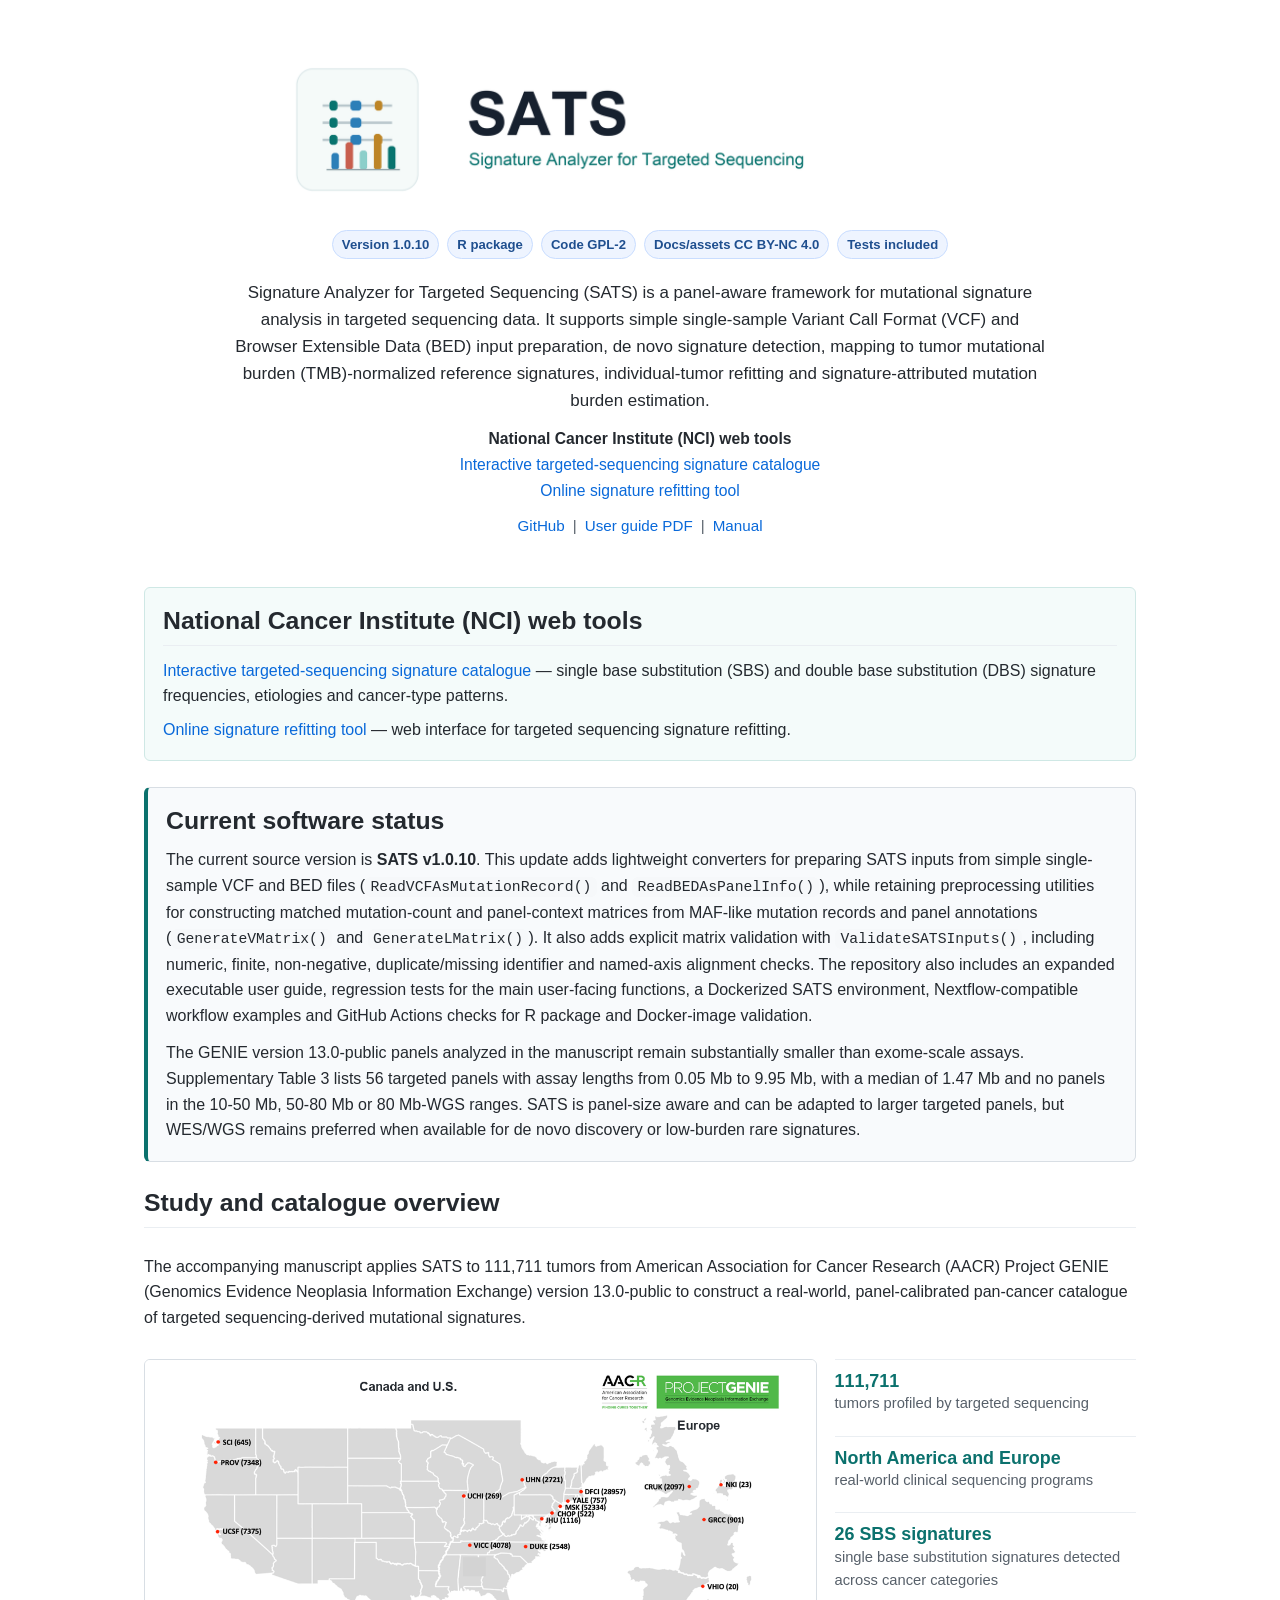
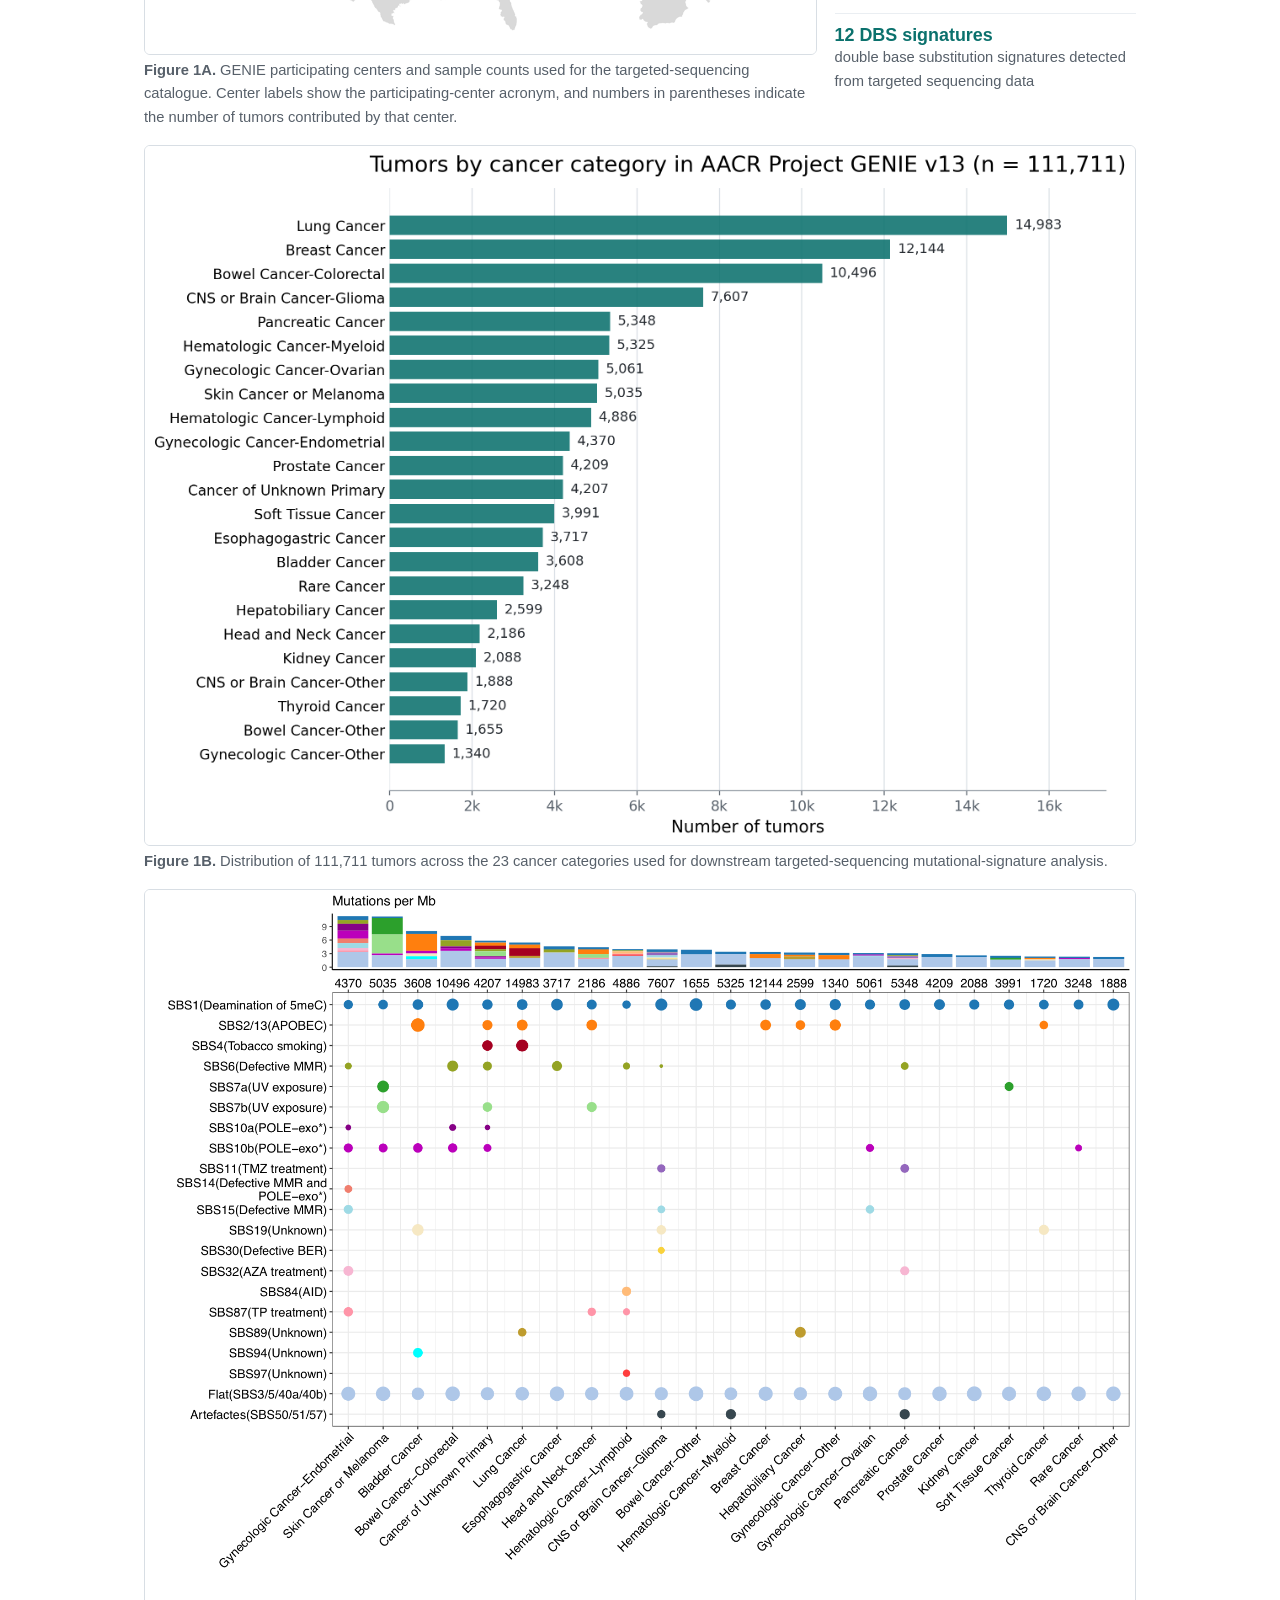
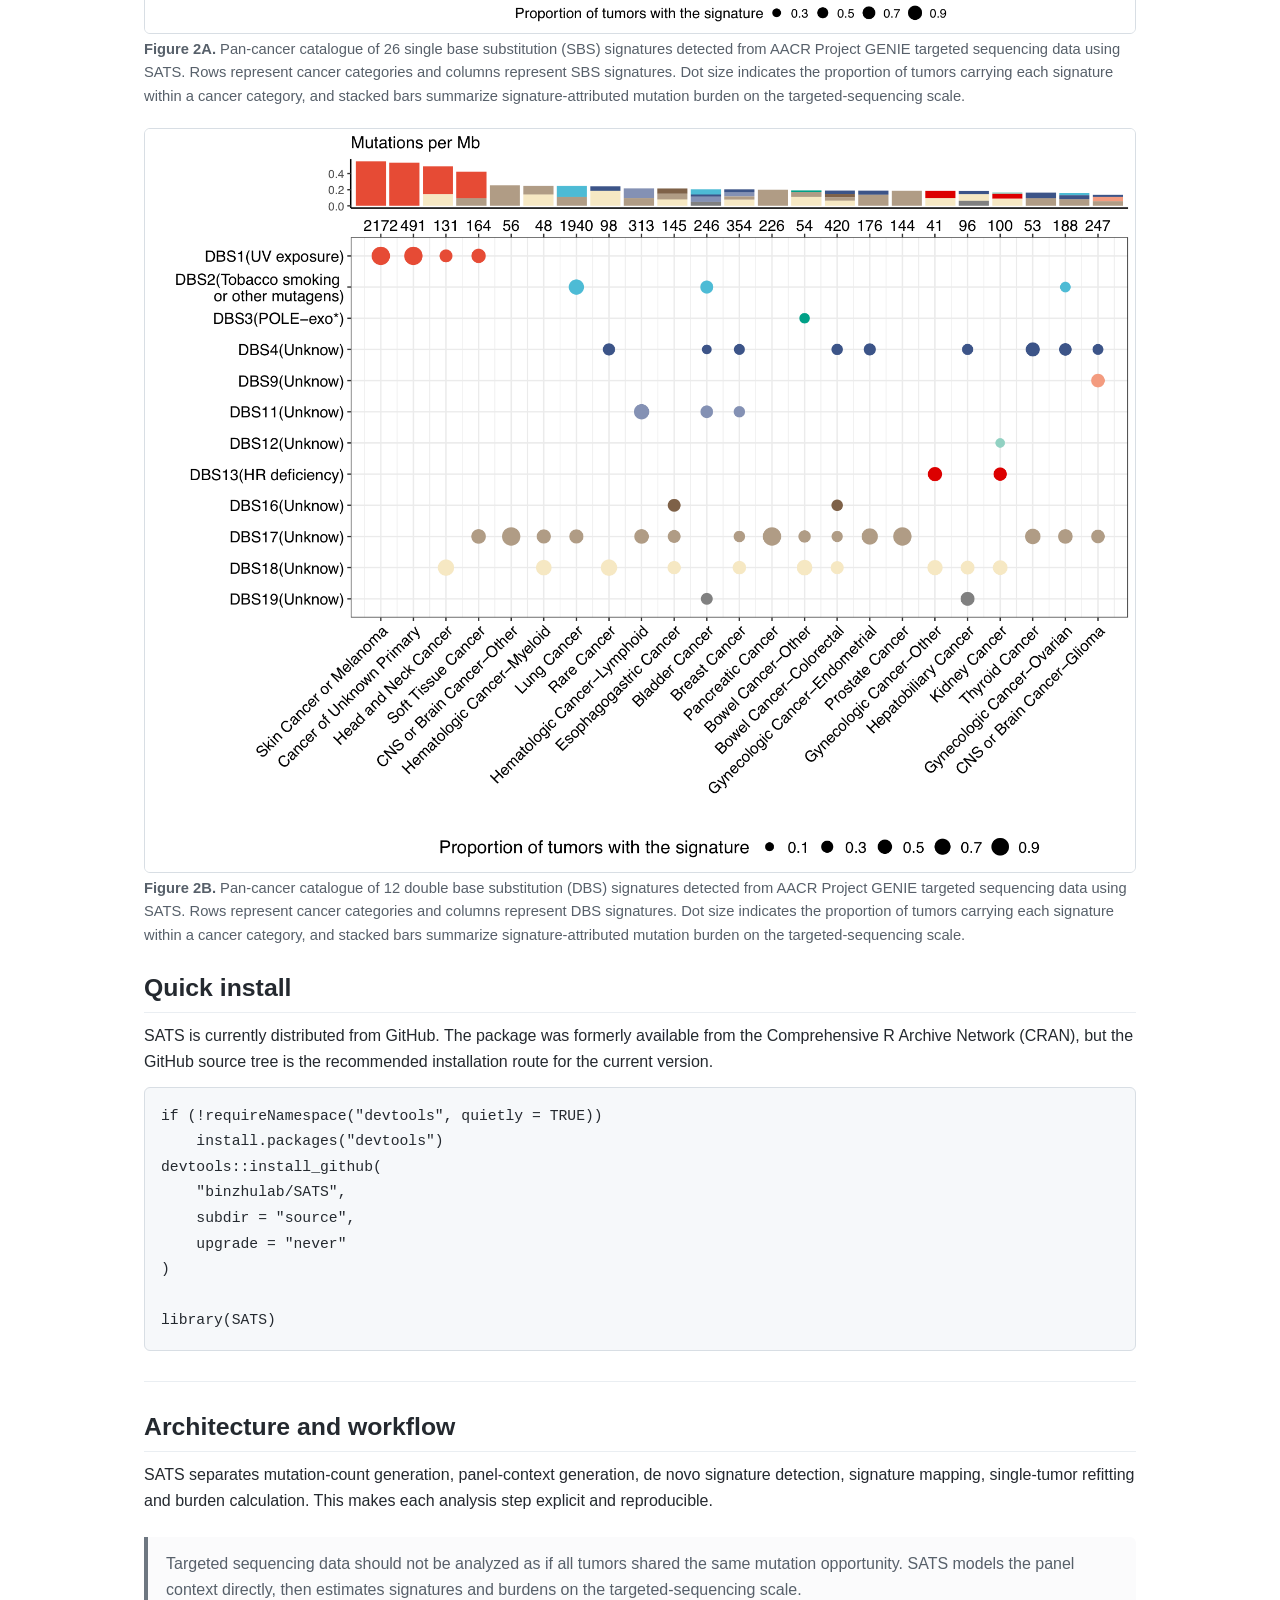
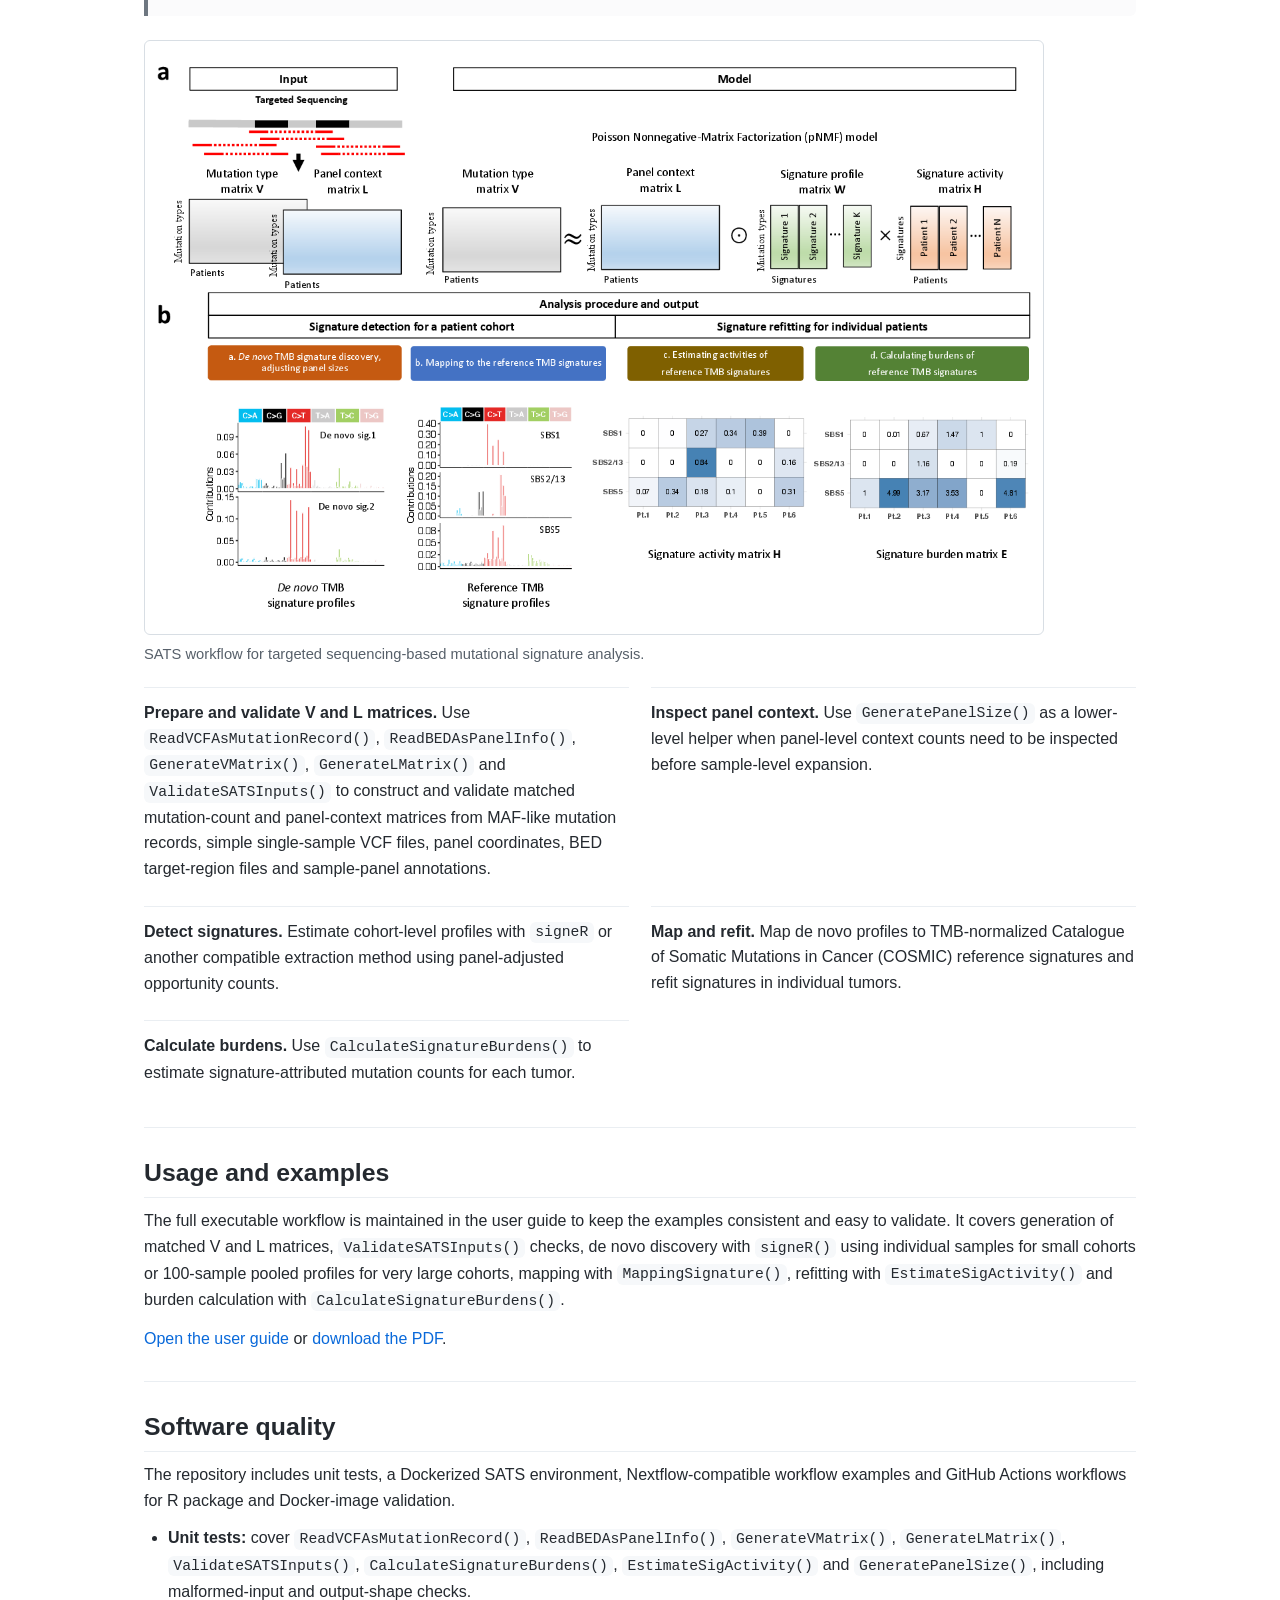
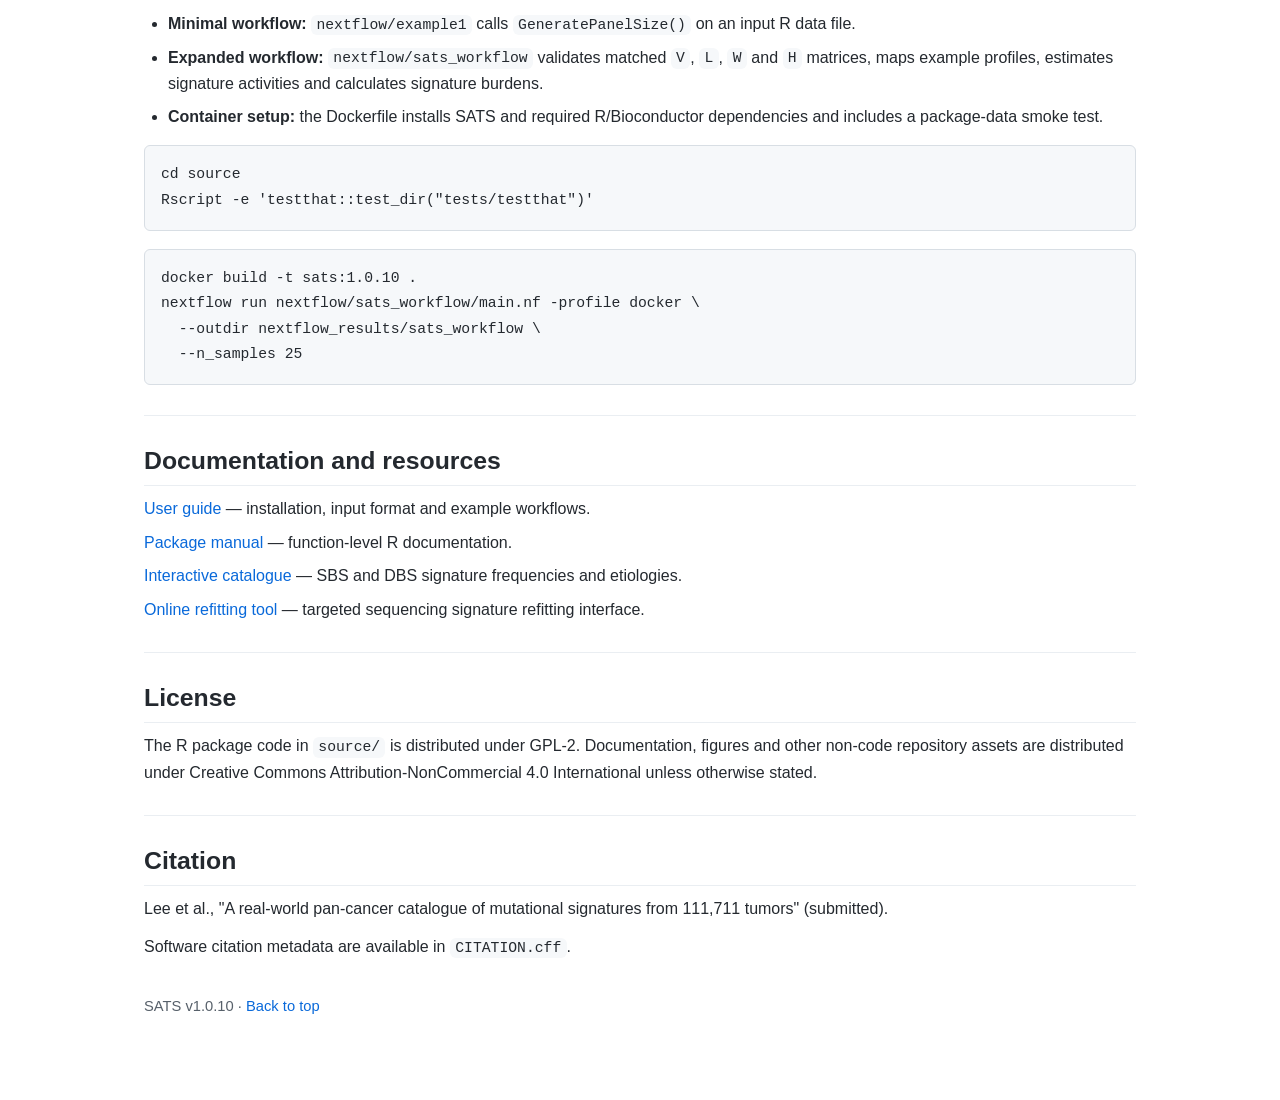
<file: docs/index.html>
<!doctype html>
<html lang="en">
  <head>
    <meta charset="utf-8">
    <meta name="viewport" content="width=device-width, initial-scale=1">
    <title>Signature Analyzer for Targeted Sequencing (SATS)</title>
    <meta
      name="description"
      content="Signature Analyzer for Targeted Sequencing (SATS) is a panel-aware R package for targeted sequencing mutational signature analysis, developed with a real-world pan-cancer catalogue from 111,711 tumors."
    >
    <link rel="stylesheet" href="styles.css">
  </head>
  <body>
    <main class="page" id="top">
      <header class="readme-header">
        <h1 class="sr-only">Signature Analyzer for Targeted Sequencing (SATS)</h1>
        <img class="site-logo" src="assets/sats-logo.png" alt="Signature Analyzer for Targeted Sequencing (SATS)">
        <div class="badges" aria-label="Project badges">
          <span>Version 1.0.10</span>
          <span>R package</span>
          <span>Code GPL-2</span>
          <span>Docs/assets CC BY-NC 4.0</span>
          <span>Tests included</span>
        </div>
        <p class="lead">
          Signature Analyzer for Targeted Sequencing (SATS) is a panel-aware
          framework for mutational signature analysis in targeted sequencing
          data. It supports simple single-sample Variant Call Format (VCF) and Browser
          Extensible Data (BED) input preparation, de novo signature detection, mapping to tumor
          mutational burden (TMB)-normalized reference signatures,
          individual-tumor refitting and signature-attributed mutation burden
          estimation.
        </p>
        <div class="header-tools" aria-label="National Cancer Institute web tools">
          <strong>National Cancer Institute (NCI) web tools</strong>
          <a href="https://analysistools.cancer.gov/mutational-signatures/#/catalog/STS">Interactive targeted-sequencing signature catalogue</a>
          <a href="https://analysistools.cancer.gov/mutational-signatures/#/refitting">Online signature refitting tool</a>
        </div>
        <p class="link-row">
          <a href="https://github.com/binzhulab/SATS">GitHub</a>
          <span>|</span>
          <a href="https://github.com/binzhulab/SATS/blob/main/User_Guide_SATS_v1.0.10.pdf">User guide PDF</a>
          <span>|</span>
          <a href="https://github.com/binzhulab/SATS/blob/main/SATS-manual.pdf">Manual</a>
        </p>
      </header>

      <section class="nci-tools" aria-labelledby="nci-tools-title">
        <h2 id="nci-tools-title">National Cancer Institute (NCI) web tools</h2>
        <div class="tool-links">
          <p><a href="https://analysistools.cancer.gov/mutational-signatures/#/catalog/STS">Interactive targeted-sequencing signature catalogue</a> — single base substitution (SBS) and double base substitution (DBS) signature frequencies, etiologies and cancer-type patterns.</p>
          <p><a href="https://analysistools.cancer.gov/mutational-signatures/#/refitting">Online signature refitting tool</a> — web interface for targeted sequencing signature refitting.</p>
        </div>
      </section>

      <section class="software-status" id="software-status" aria-labelledby="software-status-title">
        <h2 id="software-status-title">Current software status</h2>
        <p>
          The current source version is <strong>SATS v1.0.10</strong>.
          This update adds lightweight converters for preparing SATS inputs from
          simple single-sample VCF and BED files (<code>ReadVCFAsMutationRecord()</code> and
          <code>ReadBEDAsPanelInfo()</code>), while retaining preprocessing
          utilities for constructing matched mutation-count and panel-context
          matrices from MAF-like mutation records and panel annotations
          (<code>GenerateVMatrix()</code> and <code>GenerateLMatrix()</code>).
          It also adds explicit matrix validation with
          <code>ValidateSATSInputs()</code>, including numeric, finite,
          non-negative, duplicate/missing identifier and named-axis alignment
          checks. The repository also includes an expanded executable user guide,
          regression tests for the main user-facing functions, a Dockerized SATS
          environment, Nextflow-compatible workflow examples and GitHub Actions
          checks for R package and Docker-image validation.
        </p>
        <p>
          The GENIE version 13.0-public panels analyzed in the manuscript remain
          substantially smaller than exome-scale assays. Supplementary Table 3
          lists 56 targeted panels with assay lengths from 0.05 Mb to 9.95 Mb,
          with a median of 1.47 Mb and no panels in the 10-50 Mb, 50-80 Mb or
          80 Mb-WGS ranges. SATS is panel-size aware and can be adapted to
          larger targeted panels, but WES/WGS remains preferred when available
          for de novo discovery or low-burden rare signatures.
        </p>
      </section>

      <section class="study-overview" id="overview" aria-labelledby="overview-title">
        <h2 id="overview-title">Study and catalogue overview</h2>
        <p>
          The accompanying manuscript applies SATS to 111,711 tumors from
          American Association for Cancer Research (AACR) Project GENIE
          (Genomics Evidence Neoplasia Information Exchange) version 13.0-public
          to construct a real-world, panel-calibrated pan-cancer catalogue of
          targeted sequencing-derived mutational signatures.
        </p>
        <div class="overview-grid">
          <figure class="overview-map">
            <img src="assets/genie-site-distribution.png" alt="AACR Project GENIE participating center distribution across North America and Europe.">
            <figcaption><strong>Figure 1A.</strong> GENIE participating centers and sample counts used for the targeted-sequencing catalogue. Center labels show the participating-center acronym, and numbers in parentheses indicate the number of tumors contributed by that center.</figcaption>
          </figure>
          <div class="overview-metrics" aria-label="Study summary">
            <p><strong>111,711</strong><span>tumors profiled by targeted sequencing</span></p>
            <p><strong>North America and Europe</strong><span>real-world clinical sequencing programs</span></p>
            <p><strong>26 SBS signatures</strong><span>single base substitution signatures detected across cancer categories</span></p>
            <p><strong>12 DBS signatures</strong><span>double base substitution signatures detected from targeted sequencing data</span></p>
          </div>
        </div>
        <figure class="sample-size-figure">
          <img src="assets/genie-cancer-type-sample-size.png" alt="Sample size by cancer category in AACR Project GENIE version 13.">
          <figcaption><strong>Figure 1B.</strong> Distribution of 111,711 tumors across the 23 cancer categories used for downstream targeted-sequencing mutational-signature analysis.</figcaption>
        </figure>
        <div class="catalogue-grid">
          <figure>
            <img src="assets/sats-sbs-catalogue.png" alt="SATS SBS signature catalogue across cancer categories.">
            <figcaption><strong>Figure 2A.</strong> Pan-cancer catalogue of 26 single base substitution (SBS) signatures detected from AACR Project GENIE targeted sequencing data using SATS. Rows represent cancer categories and columns represent SBS signatures. Dot size indicates the proportion of tumors carrying each signature within a cancer category, and stacked bars summarize signature-attributed mutation burden on the targeted-sequencing scale.</figcaption>
          </figure>
          <figure>
            <img src="assets/sats-dbs-catalogue.png" alt="SATS DBS signature catalogue across cancer categories.">
            <figcaption><strong>Figure 2B.</strong> Pan-cancer catalogue of 12 double base substitution (DBS) signatures detected from AACR Project GENIE targeted sequencing data using SATS. Rows represent cancer categories and columns represent DBS signatures. Dot size indicates the proportion of tumors carrying each signature within a cancer category, and stacked bars summarize signature-attributed mutation burden on the targeted-sequencing scale.</figcaption>
          </figure>
        </div>
      </section>

      <section id="install">
        <h2>Quick install</h2>
        <p>
          SATS is currently distributed from GitHub. The package was formerly
          available from the Comprehensive R Archive Network (CRAN), but the
          GitHub source tree is the recommended installation route for the
          current version.
        </p>
<pre><code>if (!requireNamespace("devtools", quietly = TRUE))
    install.packages("devtools")
devtools::install_github(
    "binzhulab/SATS",
    subdir = "source",
    upgrade = "never"
)

library(SATS)</code></pre>
      </section>

      <hr>

      <section id="workflow">
        <h2>Architecture and workflow</h2>
        <p>
          SATS separates mutation-count generation, panel-context generation, de novo signature detection,
          signature mapping, single-tumor refitting and burden calculation. This
          makes each analysis step explicit and reproducible.
        </p>
        <blockquote>
          <p>
            Targeted sequencing data should not be analyzed as if all tumors shared
            the same mutation opportunity. SATS models the panel context directly,
            then estimates signatures and burdens on the targeted-sequencing scale.
          </p>
        </blockquote>
        <figure class="workflow-figure">
          <img src="assets/sats-workflow.png" alt="SATS workflow schematic showing targeted sequencing mutation counts, panel context modeling, signature detection, mapping, refitting and burden estimation.">
          <figcaption>SATS workflow for targeted sequencing-based mutational signature analysis.</figcaption>
        </figure>
        <div class="summary-list">
          <p><strong>Prepare and validate V and L matrices.</strong> Use <code>ReadVCFAsMutationRecord()</code>, <code>ReadBEDAsPanelInfo()</code>, <code>GenerateVMatrix()</code>, <code>GenerateLMatrix()</code> and <code>ValidateSATSInputs()</code> to construct and validate matched mutation-count and panel-context matrices from MAF-like mutation records, simple single-sample VCF files, panel coordinates, BED target-region files and sample-panel annotations.</p>
          <p><strong>Inspect panel context.</strong> Use <code>GeneratePanelSize()</code> as a lower-level helper when panel-level context counts need to be inspected before sample-level expansion.</p>
          <p><strong>Detect signatures.</strong> Estimate cohort-level profiles with <code>signeR</code> or another compatible extraction method using panel-adjusted opportunity counts.</p>
          <p><strong>Map and refit.</strong> Map de novo profiles to TMB-normalized Catalogue of Somatic Mutations in Cancer (COSMIC) reference signatures and refit signatures in individual tumors.</p>
          <p><strong>Calculate burdens.</strong> Use <code>CalculateSignatureBurdens()</code> to estimate signature-attributed mutation counts for each tumor.</p>
        </div>
      </section>

      <hr>

      <section id="usage">
        <h2>Usage and examples</h2>
        <p>
          The full executable workflow is maintained in the user guide to keep
          the examples consistent and easy to validate. It covers generation of
          matched V and L matrices, <code>ValidateSATSInputs()</code> checks, de novo discovery with
          <code>signeR()</code> using individual samples for small cohorts or
          100-sample pooled profiles for very large cohorts, mapping with <code>MappingSignature()</code>,
          refitting with <code>EstimateSigActivity()</code> and burden
          calculation with <code>CalculateSignatureBurdens()</code>.
        </p>
        <p>
          <a href="https://github.com/binzhulab/SATS/blob/main/User_Guide_SATS_v1.0.10.md">Open the user guide</a>
          or
          <a href="https://github.com/binzhulab/SATS/blob/main/User_Guide_SATS_v1.0.10.pdf">download the PDF</a>.
        </p>
      </section>

      <hr>

      <section id="quality">
        <h2>Software quality</h2>
        <p>
          The repository includes unit tests, a Dockerized SATS environment,
          Nextflow-compatible workflow examples and GitHub Actions workflows for
          R package and Docker-image validation.
        </p>
        <ul>
          <li><strong>Unit tests:</strong> cover <code>ReadVCFAsMutationRecord()</code>, <code>ReadBEDAsPanelInfo()</code>, <code>GenerateVMatrix()</code>, <code>GenerateLMatrix()</code>, <code>ValidateSATSInputs()</code>, <code>CalculateSignatureBurdens()</code>, <code>EstimateSigActivity()</code> and <code>GeneratePanelSize()</code>, including malformed-input and output-shape checks.</li>
          <li><strong>Minimal workflow:</strong> <code>nextflow/example1</code> calls <code>GeneratePanelSize()</code> on an input R data file.</li>
          <li><strong>Expanded workflow:</strong> <code>nextflow/sats_workflow</code> validates matched <code>V</code>, <code>L</code>, <code>W</code> and <code>H</code> matrices, maps example profiles, estimates signature activities and calculates signature burdens.</li>
          <li><strong>Container setup:</strong> the Dockerfile installs SATS and required R/Bioconductor dependencies and includes a package-data smoke test.</li>
        </ul>
        <pre><code>cd source
Rscript -e 'testthat::test_dir("tests/testthat")'</code></pre>
        <pre><code>docker build -t sats:1.0.10 .
nextflow run nextflow/sats_workflow/main.nf -profile docker \
  --outdir nextflow_results/sats_workflow \
  --n_samples 25</code></pre>
      </section>

      <hr>

      <section id="resources">
        <h2>Documentation and resources</h2>
        <div class="resource-list">
          <p><a href="https://github.com/binzhulab/SATS/blob/main/User_Guide_SATS_v1.0.10.pdf">User guide</a> — installation, input format and example workflows.</p>
          <p><a href="https://github.com/binzhulab/SATS/blob/main/SATS-manual.pdf">Package manual</a> — function-level R documentation.</p>
          <p><a href="https://analysistools.cancer.gov/mutational-signatures/#/catalog/STS">Interactive catalogue</a> — SBS and DBS signature frequencies and etiologies.</p>
          <p><a href="https://analysistools.cancer.gov/mutational-signatures/#/refitting">Online refitting tool</a> — targeted sequencing signature refitting interface.</p>
        </div>
      </section>

      <hr>

      <section id="license">
        <h2>License</h2>
        <p>
          The R package code in <code>source/</code> is distributed under GPL-2.
          Documentation, figures and other non-code repository assets are
          distributed under Creative Commons Attribution-NonCommercial 4.0
          International unless otherwise stated.
        </p>
      </section>

      <hr>

      <section id="citation">
        <h2>Citation</h2>
        <p>
          Lee et al., "A real-world pan-cancer catalogue of mutational signatures
          from 111,711 tumors" (submitted).
        </p>
        <p>Software citation metadata are available in <code>CITATION.cff</code>.</p>
      </section>

      <footer>
        <p>SATS v1.0.10 · <a href="#top">Back to top</a></p>
      </footer>
    </main>
  </body>
</html>
</file>
<file: docs/styles.css>
:root {
  --text: #24292f;
  --muted: #57606a;
  --border: #d8dee4;
  --soft-border: #eaeef2;
  --link: #0969da;
  --bg: #ffffff;
  --soft-bg: #f6f8fa;
  --badge-bg: #eef4ff;
  --badge-text: #1f4f8f;
  --quote-border: #6e7781;
  --quote-bg: #fbfbfc;
  --accent: #0b716d;
  font-family: -apple-system, BlinkMacSystemFont, "Segoe UI", Helvetica, Arial,
    sans-serif, "Apple Color Emoji", "Segoe UI Emoji";
}

* {
  box-sizing: border-box;
}

html {
  scroll-behavior: smooth;
}

body {
  margin: 0;
  color: var(--text);
  background: var(--bg);
  font-size: 16px;
  line-height: 1.6;
}

.page {
  width: min(100%, 1040px);
  margin: 0 auto;
  padding: 40px 24px 56px;
}

a {
  color: var(--link);
  text-decoration: none;
}

a:hover {
  text-decoration: underline;
}

.readme-header {
  padding-bottom: 22px;
  text-align: center;
}

.site-logo {
  display: block;
  width: min(100%, 780px);
  height: auto;
  margin: 0 auto 14px;
}

.sr-only {
  position: absolute;
  width: 1px;
  height: 1px;
  padding: 0;
  margin: -1px;
  overflow: hidden;
  clip: rect(0, 0, 0, 0);
  white-space: nowrap;
  border: 0;
}

h1 {
  margin: 0;
  font-size: clamp(2.25rem, 5vw, 3.8rem);
  line-height: 1.05;
  letter-spacing: 0;
}

.subtitle {
  margin: 8px 0 14px;
  color: var(--muted);
  font-size: clamp(1rem, 2vw, 1.24rem);
}

.badges {
  display: flex;
  flex-wrap: wrap;
  justify-content: center;
  gap: 8px;
  margin: 10px 0 20px;
}

.badges span {
  display: inline-flex;
  align-items: center;
  min-height: 24px;
  padding: 3px 9px;
  color: var(--badge-text);
  background: var(--badge-bg);
  border: 1px solid #c9ddff;
  border-radius: 999px;
  font-size: 0.82rem;
  font-weight: 600;
}

.lead {
  max-width: 820px;
  margin: 0 auto 14px;
  color: var(--text);
  font-size: 1.06rem;
}

.header-tools {
  display: grid;
  justify-items: center;
  gap: 3px;
  margin: 0 0 12px;
  font-size: 0.98rem;
  line-height: 1.45;
}

.header-tools strong {
  color: var(--text);
}

.link-row {
  display: flex;
  flex-wrap: wrap;
  justify-content: center;
  gap: 8px;
  margin: 0;
  color: var(--muted);
  font-size: 0.95rem;
}

.intro-note {
  padding: 16px 18px;
  background: #f4fbfa;
  border: 1px solid #cfe8e5;
  border-left: 4px solid var(--accent);
  border-radius: 6px;
}

.intro-note p {
  margin: 0;
}

.nci-tools {
  padding: 18px;
  background: #f4fbfa;
  border: 1px solid #cfe8e5;
  border-radius: 6px;
}

.nci-tools h2 {
  margin-bottom: 12px;
}

.software-status {
  padding: 18px;
  background: #f8fafc;
  border: 1px solid var(--border);
  border-left: 4px solid var(--accent);
  border-radius: 6px;
}

.software-status h2 {
  border-bottom: 0;
  padding-bottom: 0;
}

.software-status p:last-child {
  margin-bottom: 0;
}

.study-overview {
  display: grid;
  gap: 16px;
}

.overview-grid {
  display: grid;
  grid-template-columns: minmax(0, 1.45fr) minmax(240px, 0.65fr);
  gap: 18px;
  align-items: start;
}

.overview-map,
.sample-size-figure,
.catalogue-grid figure {
  margin: 0;
}

.overview-map img,
.sample-size-figure img,
.catalogue-grid img {
  display: block;
  width: 100%;
  height: auto;
  background: #fff;
  border: 1px solid var(--border);
  border-radius: 6px;
}

.overview-map figcaption,
.sample-size-figure figcaption,
.catalogue-grid figcaption {
  margin-top: 4px;
  color: var(--muted);
  font-size: 0.92rem;
}

.overview-metrics {
  display: grid;
  gap: 10px;
}

.overview-metrics p {
  margin: 0;
  padding: 10px 0;
  border-top: 1px solid var(--soft-border);
}

.overview-metrics strong {
  display: block;
  color: var(--accent);
  font-size: 1.12rem;
  line-height: 1.25;
}

.overview-metrics span {
  display: block;
  color: var(--muted);
  font-size: 0.92rem;
}

.catalogue-grid {
  display: grid;
  gap: 20px;
}

.tool-links {
  display: grid;
  gap: 8px;
}

.tool-links p {
  margin: 0;
}

section {
  margin: 26px 0;
}

h2 {
  margin: 0 0 10px;
  padding-bottom: 8px;
  border-bottom: 1px solid var(--soft-border);
  font-size: 1.55rem;
  line-height: 1.25;
  letter-spacing: 0;
}

h3 {
  margin: 22px 0 8px;
  font-size: 1.12rem;
  letter-spacing: 0;
}

p {
  margin: 0 0 12px;
}

hr {
  height: 1px;
  margin: 30px 0;
  background: var(--soft-border);
  border: 0;
}

blockquote {
  margin: 24px 0;
  padding: 14px 18px;
  color: var(--muted);
  background: var(--quote-bg);
  border-left: 4px solid var(--quote-border);
  border-radius: 0 6px 6px 0;
}

blockquote p {
  margin: 0;
}

pre {
  margin: 12px 0 18px;
  padding: 16px;
  overflow: auto;
  color: var(--text);
  background: var(--soft-bg);
  border: 1px solid var(--border);
  border-radius: 6px;
}

code {
  font-family: ui-monospace, SFMono-Regular, "SF Mono", Consolas,
    "Liberation Mono", Menlo, monospace;
  font-size: 0.92em;
}

p code,
li code {
  padding: 0.16em 0.36em;
  background: var(--soft-bg);
  border-radius: 6px;
}

ul {
  margin: 10px 0 16px;
  padding-left: 24px;
}

li {
  margin: 7px 0;
}

.workflow-figure {
  margin: 18px 0 20px;
}

.workflow-figure img {
  display: block;
  width: min(100%, 900px);
  height: auto;
  background: #fff;
  border: 1px solid var(--border);
  border-radius: 6px;
}

.workflow-figure figcaption {
  margin-top: 8px;
  color: var(--muted);
  font-size: 0.92rem;
}

.summary-list {
  display: grid;
  grid-template-columns: repeat(2, minmax(0, 1fr));
  gap: 12px 22px;
  margin-top: 12px;
}

.summary-list p,
.resource-list p,
.tool-links p {
  margin: 0;
}

.summary-list p {
  padding: 12px 0;
  border-top: 1px solid var(--soft-border);
}

.resource-list {
  display: grid;
  gap: 8px;
}

footer {
  margin-top: 34px;
  color: var(--muted);
  font-size: 0.92rem;
}

@media (max-width: 760px) {
  .page {
    padding: 28px 18px 44px;
  }

  .readme-header {
    text-align: left;
  }

  .site-logo {
    margin-left: 0;
  }

  .badges,
  .link-row {
    justify-content: flex-start;
  }

  .header-tools {
    justify-items: start;
  }

  .summary-list {
    grid-template-columns: 1fr;
  }

  .overview-grid {
    grid-template-columns: 1fr;
  }
}
</file>
